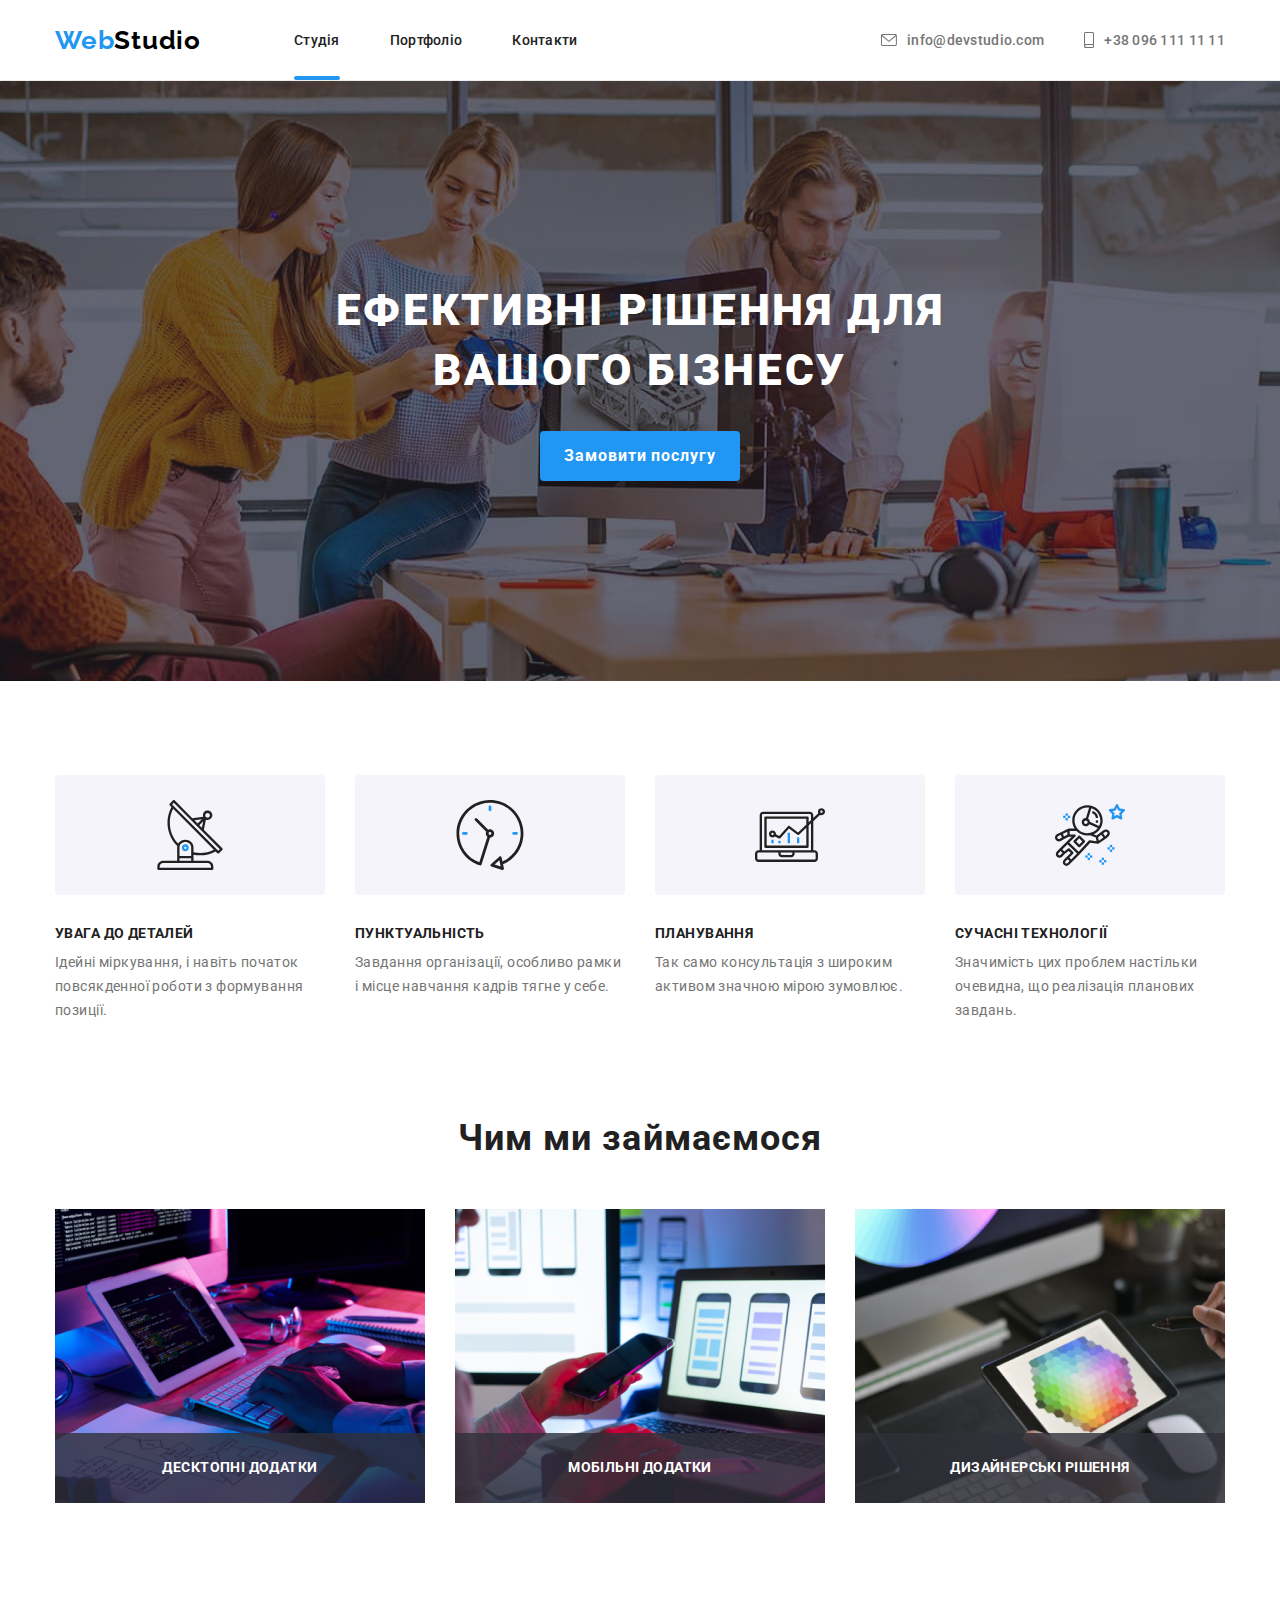
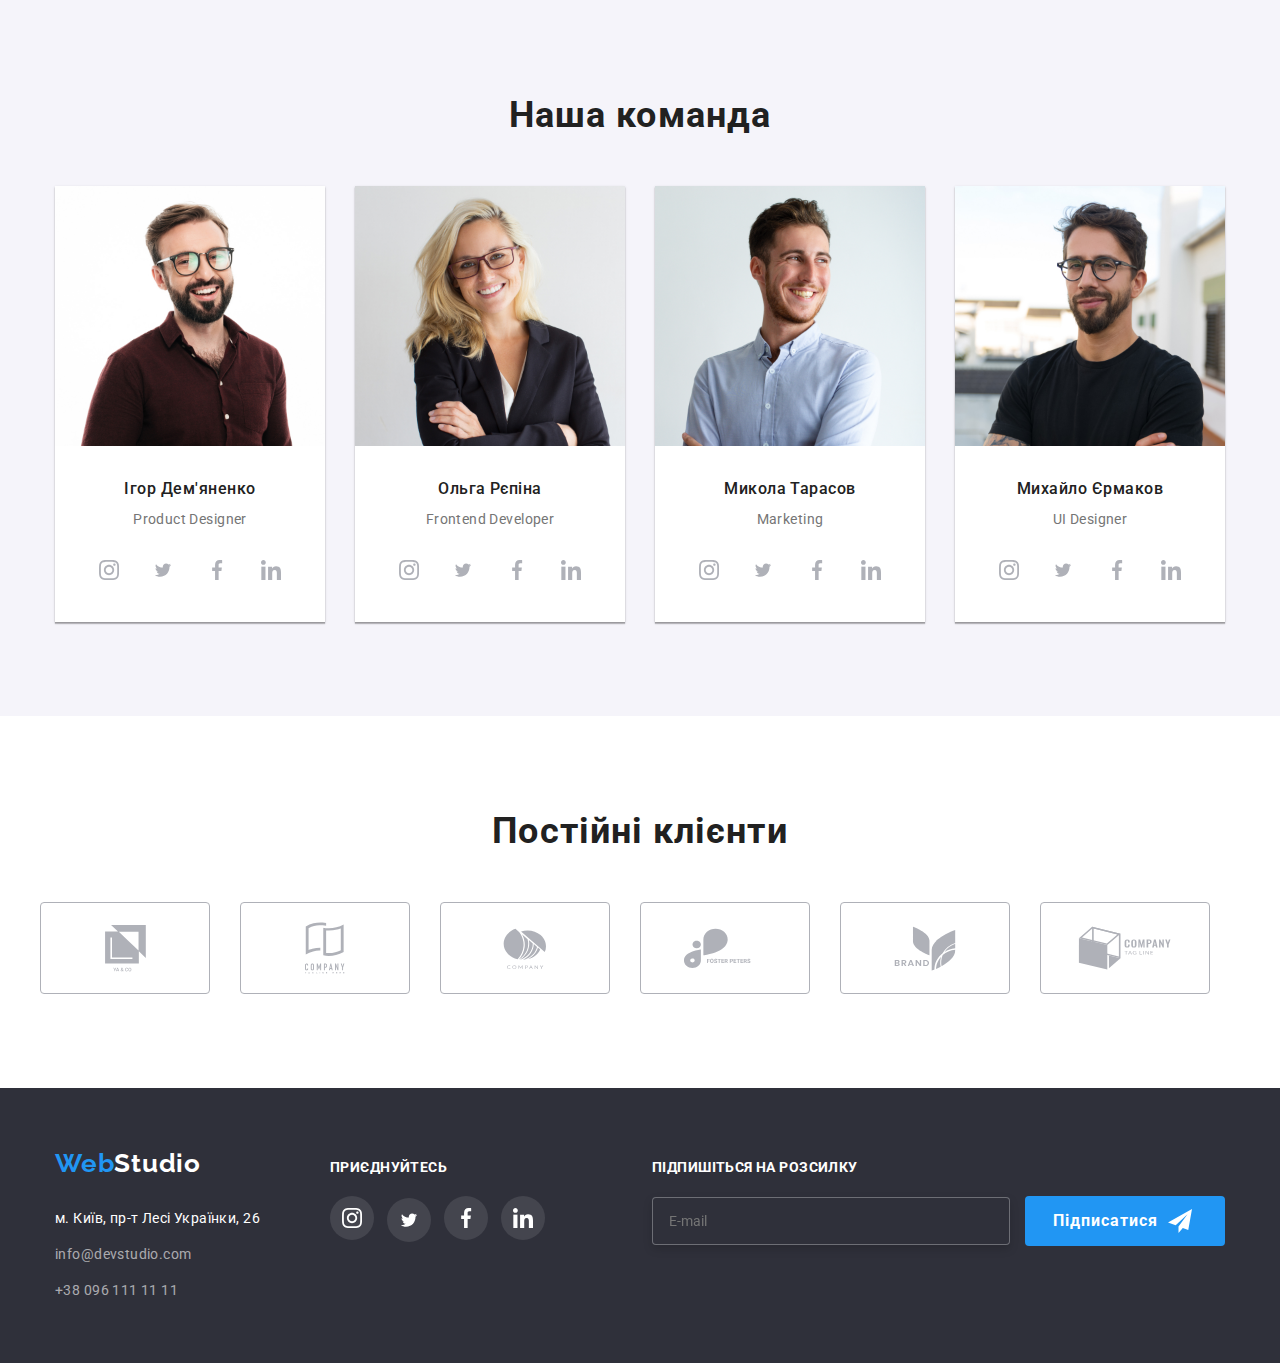
<file: index.html>
<!DOCTYPE html>
<html lang="en">
 <head>
    <meta charset="UTF-8">
    <meta http-equiv="X-UA-Compatible" content="IE=edge">
    <meta name="viewport" content="width=device-width, initial-scale=1.0">
    <title>Document</title>
    <link rel="preconnect" href="https://fonts.googleapis.com">
<link rel="preconnect" href="https://fonts.gstatic.com" crossorigin>
<link href="https://fonts.googleapis.com/css2?family=Raleway:wght@700&family=Roboto:wght@400;500;700;900&display=swap" rel="stylesheet">
<link rel="stylesheet" href="https://cdnjs.cloudflare.com/ajax/libs/modern-normalize/1.1.0/modern-normalize.min.css">
    <link rel="stylesheet" href="./css/styles.css">
    
 </head>
 <body>
     <!--Шапка-->
       <header class="page-header">
        <div class="container main-nav">
        <a class="logotip" href="./index.html"> <span class="logo">Web</span>Studio</a>
    <nav>
    <ul class="site-nav">
        <li class="item"><a href="./index.html" class="menu-items current">Студія</a></li>
        <li class="item"><a href="./portfolio.html" class="menu-items">Портфоліо</a></li>
        <li class="item"><a href="" class="menu-items">Контакти</a></li>
    </ul>
    </nav>
    <ul class="auth-nav">
        <li class="item">
            <a href="info@devstudio.com" class="link">
                <svg class="auth-nav-icon" width="16" height="12">
                <use href="./images/icons.svg#icon-envelope"></use>
                </svg>
                info@devstudio.com</a> </li>
        <li class="item">
            <a href="+380961111111" class="link">
                <svg class="auth-nav-icon" width="10" height="16">
                <use href="./images/icons.svg#icon-smartphone"></use>
            </svg>
                +38 096 111 11 11</a></li>
    </ul>
     </div>
       </header>
   <!--Тіло-->
   <main >
    <!--Герой-->
    <section class="hero">
        <div class="container">
            <h1 class="hero-title">Ефективні рішення для <br> вашого бізнесу</h1>
            <button data-modal-open class="button" type="button">Замовити послугу</button>
        </div>
    </section>

   <!--Особливості-->
    <section class="section features">  
        <div class="container ">
     <ul class="preference">
        <li class="preference-list">
           <div class="preference-list icon">
            <svg width="70" height="70">
                <use href="./images/icons.svg#icon-antenna"></use>
            </svg>
           </div>
            <h3 class="title-item">Увага до деталей</h3>
        <p class="text">Ідейні міркування, і навіть початок повсякденної роботи з формування позиції.</p>
        </li>
        <li class="preference-list">
            <div class="preference-list icon">
                <svg width="70" height="70">
                    <use href="./images/icons.svg#icon-clock"></use>
                </svg>
            </div>
            <h3 class="title-item">Пунктуальність</h3>
        <p class="text">Завдання організації, особливо рамки і місце навчання кадрів тягне у себе.</p>
        </li>
        <li class="preference-list">
            <div class="preference-list icon">
            <svg width="70" height="70">
                <use href="./images/icons.svg#icon-diagram"></use>
            </svg>
            </div>
            <h3 class="title-item">Планування</h3>
        <p class="text">Так само консультація з широким активом значною мірою зумовлює.</p> 
        </li>
        <li class="preference-list">
            <div class="preference-list icon">
            <svg width="70" height="70">
                <use href="./images/icons.svg#icon-astronaut"></use>
            </svg>
            </div>
            <h3 class="title-item">Сучасні технології</h3>
        <p class="text">Значимість цих проблем настільки очевидна, що реалізація планових завдань.</p>
        </li>
     </ul>
     </div>
    </section>
    <!--Чим ми займаємося-->
    <section class="section">
        <div class="container">
        <h2 class="section-title">Чим ми займаємося</h2>
        <ul class="photo-section">
            <li class="photo"> 
                <img src="./images/box1.jpg" alt="написання html" width="370" height="294">
             <div class="label">
                <p class="label-text">Десктопні додатки</p>
             </div>
            </li>
            <li class="photo">
                <img src="./images/box2.jpg" alt="адаптація під мобільні пристрої" width="370">
            <div class="label">
                <p class="label-text">Мобільні додатки</p>
            </div>
            </li>
            <li class="photo">
                <img src="./images/img2.jpg" alt="розробка дизайну" width="370">
            <div class="label">
                <p class="label-text">Дизайнерські рішення</p>
            </div>
            </li>
        </ul>
    </div>
    </section>
    <!--Наша команда-->
    <section class="section-team">
        <div class="container">
        <h2 class="section-title">Наша команда</h2>
        <ul class="main-team">
            <li class="card">
                <img src="./images/img-3.jpg" alt="фото дизайнера" width="270">
                <div class="bottom-card">
                    <h3 class="title">Ігор Дем'яненко</h3>
                <p class="text-card">Product Designer</p>
                <div class="card-links">
                    <a class="card-logo " href=""><svg class="card-social-logo" width="20" height="20">
                        <use href="./images/icons.svg#icon-instagram"></use>
                    </svg></a>
                    <a class="card-logo" href=""><svg class="card-social-logo" width="20" height="16.25">
                            <use href="./images/icons.svg#icon-twitter"></use>
                        </svg></a>
                        <a class="card-logo" href=""><svg class="card-social-logo" width="20" height="20">
                                <use href="./images/icons.svg#icon-facebook"></use>
                            </svg></a>
                            <a class="card-logo" href=""><svg class="card-social-logo" width="20" height="20">
                                    <use href="./images/icons.svg#icon-linkedin"></use>
                                </svg></a>
                </div>
                </div>
            </li>
            <li class="card">
                <img src="./images/img-2.jpg" alt=" фото розробника" width="270">
                <div class="bottom-card">
                    <h3 class="title">Ольга Рєпіна</h3>
                <p class="text-card">Frontend Developer</p>
                <div class="card-links">
                    <a class="card-logo " href=""><svg class="card-social-logo" width="20" height="20">
                            <use href="./images/icons.svg#icon-instagram"></use>
                        </svg></a>
                    <a class="card-logo" href=""><svg class="card-social-logo" width="20" height="16.25">
                            <use href="./images/icons.svg#icon-twitter"></use>
                        </svg></a>
                    <a class="card-logo" href=""><svg class="card-social-logo" width="20" height="20">
                            <use href="./images/icons.svg#icon-facebook"></use>
                        </svg></a>
                    <a class="card-logo" href=""><svg class="card-social-logo" width="20" height="20">
                            <use href="./images/icons.svg#icon-linkedin"></use>
                        </svg></a>
                </div>
                </div>
            </li>
            <li class="card">
                <img src="./images/img-1.jpg" alt="фото маркетолога" width="270">
               <div class="bottom-card">
                <h3 class="title">Микола Тарасов</h3>
                <p class="text-card">Marketing</p>
                <div class="card-links">
                    <a class="card-logo " href=""><svg class="card-social-logo" width="20" height="20">
                            <use href="./images/icons.svg#icon-instagram"></use>
                        </svg></a>
                    <a class="card-logo" href=""><svg class="card-social-logo" width="20" height="16.25">
                            <use href="./images/icons.svg#icon-twitter"></use>
                        </svg></a>
                    <a class="card-logo" href=""><svg class="card-social-logo" width="20" height="20">
                            <use href="./images/icons.svg#icon-facebook"></use>
                        </svg></a>
                    <a class="card-logo" href=""><svg class="card-social-logo" width="20" height="20">
                            <use href="./images/icons.svg#icon-linkedin"></use>
                        </svg></a>
                </div>
               </div>
            </li>
            <li class="card">
                <img src="./images/img.jpg" alt="фото дизайнера" width="270">
               <div class="bottom-card">
                <h3 class="title">Михайло Єрмаков</h3>
                <p class="text-card">UI Designer</p>
                <div class="card-links">
                    <a class="card-logo " href=""><svg class="card-social-logo" width="20" height="20">
                            <use href="./images/icons.svg#icon-instagram"></use>
                        </svg></a>
                    <a class="card-logo" href=""><svg class="card-social-logo" width="20" height="16.25">
                            <use href="./images/icons.svg#icon-twitter"></use>
                        </svg></a>
                    <a class="card-logo" href=""><svg class="card-social-logo" width="20" height="20">
                            <use href="./images/icons.svg#icon-facebook"></use>
                        </svg></a>
                    <a class="card-logo" href=""><svg class="card-social-logo" width="20" height="20">
                            <use href="./images/icons.svg#icon-linkedin"></use>
                        </svg></a>
                </div>
               </div>
            </li>
        </ul>
     </div>
    </section>
    <section class="section">
        <div class="container">
            <h2 class="section-title">Постійні клієнти</h2>
            <!-- usual client -->
            <ul class="company-list">
                <li >
                    <button class="company">
                    <svg width="41" height="46.7">
                        <use href="./images/icons.svg#icon-Union"></use>
                    </svg>
                </li>
                <li>
                    <button class="company">
                    <svg width="40" height="52">
                        <use href="./images/icons.svg#icon-tagline-hare"></use>
                
                    </svg>
                    </button>
                </li>
                <li>
                    <button class="company">
                    <svg width="43.46" height="41.18">
                        <use href="./images/icons.svg#icon-company"></use>
                
                    </svg>
                    </button>
                </li>
                <li>
                    <button class="company">
                    <svg width="84.44" height="40.62">
                        <use href="./images/icons.svg#icon-foster-peters"></use>
                    </svg>
                    </button>
                </li>
                <li>
                    <button class="company">
                    <svg width="62.54" height="45.43">
                        <use href="./images/icons.svg#icon-brand"></use>
                
                    </svg>
                    </button>
                </li>
                <li>
                    <button class="company">
                    <svg width="93.79" height="43.93">
                        <use href="./images/icons.svg#icon-tag-line"></use>
                
                    </svg>
                    </button>
                </li>
            </ul>
        </div>
    </section>
   </main>
    <!--Підвал-->
    <footer class="footers">
        <div class="container foot">
            <div class="footer-column">
        <a class="footer-logo" href="./index.html"> <span class="logo">Web</span>Studio</a>
       <address class="adres-footer">
       <p class="adres">м. Київ, пр-т Лесі Українки, 26</p>
       <a href="info@devstudio.com" class="link-footer">info@devstudio.com</a> <br>
       <a href="+380961111111" class="link-footer">+38 096 111 11 11</a>
       </address> 
    </div>
    <!-- social link -->
    <div class="join-in">
        <p class="text-footer">Приєднуйтесь</p>
        <div class="social-blok">
        <a class="social-footer" href=""><svg class="social-link" width="20" height="20">
                <use href="./images/icons.svg#icon-instagram"></use>
            </svg></a>
        <a class="social-footer" href=""><svg class="social-link" width="20" height="16.25">
                <use href="./images/icons.svg#icon-twitter"></use>
            </svg></a>
        <a class="social-footer" href=""><svg class="social-link" width="20" height="20">
                <use href="./images/icons.svg#icon-facebook"></use>
            </svg></a>
        <a class="social-footer" href=""><svg class="social-link" width="20" height="20">
                <use href="./images/icons.svg#icon-linkedin"></use>
            </svg></a>
           
    </div> 
    </div>
    <!-- form -->
    <form  class="footer-form">
        <p class="text-footer">Підпишіться на розсилку</p>
        <label for="email"></label>
        <input class="footer-email" type="email" name="email" id="email" placeholder="E-mail">
        <button class="footer-button" type="submit">Підписатися
            <svg class="footer-form-icon" width="24" height="24">
                <use href="./images/icons.svg#icon-icon-send"></use>
            </svg>
        </button>
    </form>
    </div>
    </footer>
    <!-- modal -->
    <div class="backdrop is-hidden" data-modal>
        <div class="modal">
            <form class="js-speaker-form">
                <p class="form-title">Залиште свої дані, ми вам передзвонимо</p>
                <div class="form-field">
                <label class="form-item" for="name">Ім'я</label>
                <div class="input-icon">
                <input type="text" class="form-input" name="user-name" id="name" autocomplete="none">
                <svg class="modal-icon" width="18" height="18">
                    <use href="./images/icons.svg#icon-person-black"></use>
                </svg>
                </div>
                 </div>

                 <div class="form-field">
                <label class="form-item" for="tel">Телефон</label>
            
                <div class="input-icon">
                    <input type="tel" class="form-input" name="tel" id="tel">
                    <svg class="modal-icon" width="18" height="18">
                        <use href="./images/icons.svg#icon-phone-black"></use>
                    </svg>
                    </div>
                </div>

                <div class="form-field">
                <label class="form-item" for="email">Пошта</label>
                <div class="input-icon">
                    <input type="email" class="form-input" name="email" id="email">
                    <svg class="modal-icon" width="18" height="18">
                        <use href="./images/icons.svg#icon-email-black"></use>
                    </svg>
                    </div>
                 </div>

                 <div class="form-field">
                <label class="form-item" for="coment">Коментар</label>
                <textarea name="coment" id="coment"  rows="5" placeholder="Введіть текст"></textarea>
                 </div>

                 
                   
                <label class="form-doc" >
                <input class="checkbox" type="checkbox" name="topic" value="Погоджуюся з розсилкою та приймаю " >
                <span class="icon-checkbox"></span>
                <span>Погоджуюся з розсилкою та приймаю </span>
                <a class="form-link" href="#"> Умови договору</a> 
           
                </label>
             
                <button class="button-form" type="submit">Відправити</button>
        
            </form>
            <button data-modal-close class="modal-button">
                <svg width="18" height="18">
                    <use href="./images/icons.svg#icon-close-black"></use>
                </svg>
            </button>
        </div>
    </div>
    <script src="./modal.js"></script>
    <script>
        (() => {
            document.querySelector('.js-speaker-form').addEventListener('submit', e => {
                e.preventDefault();

                new FormData(e.currentTarget).forEach((value, name) =>
                    console.log(`${name}: ${value}`),
                );

                e.currentTarget.reset();
            });
        })();
    </script>
 </body>
</html>
</file>
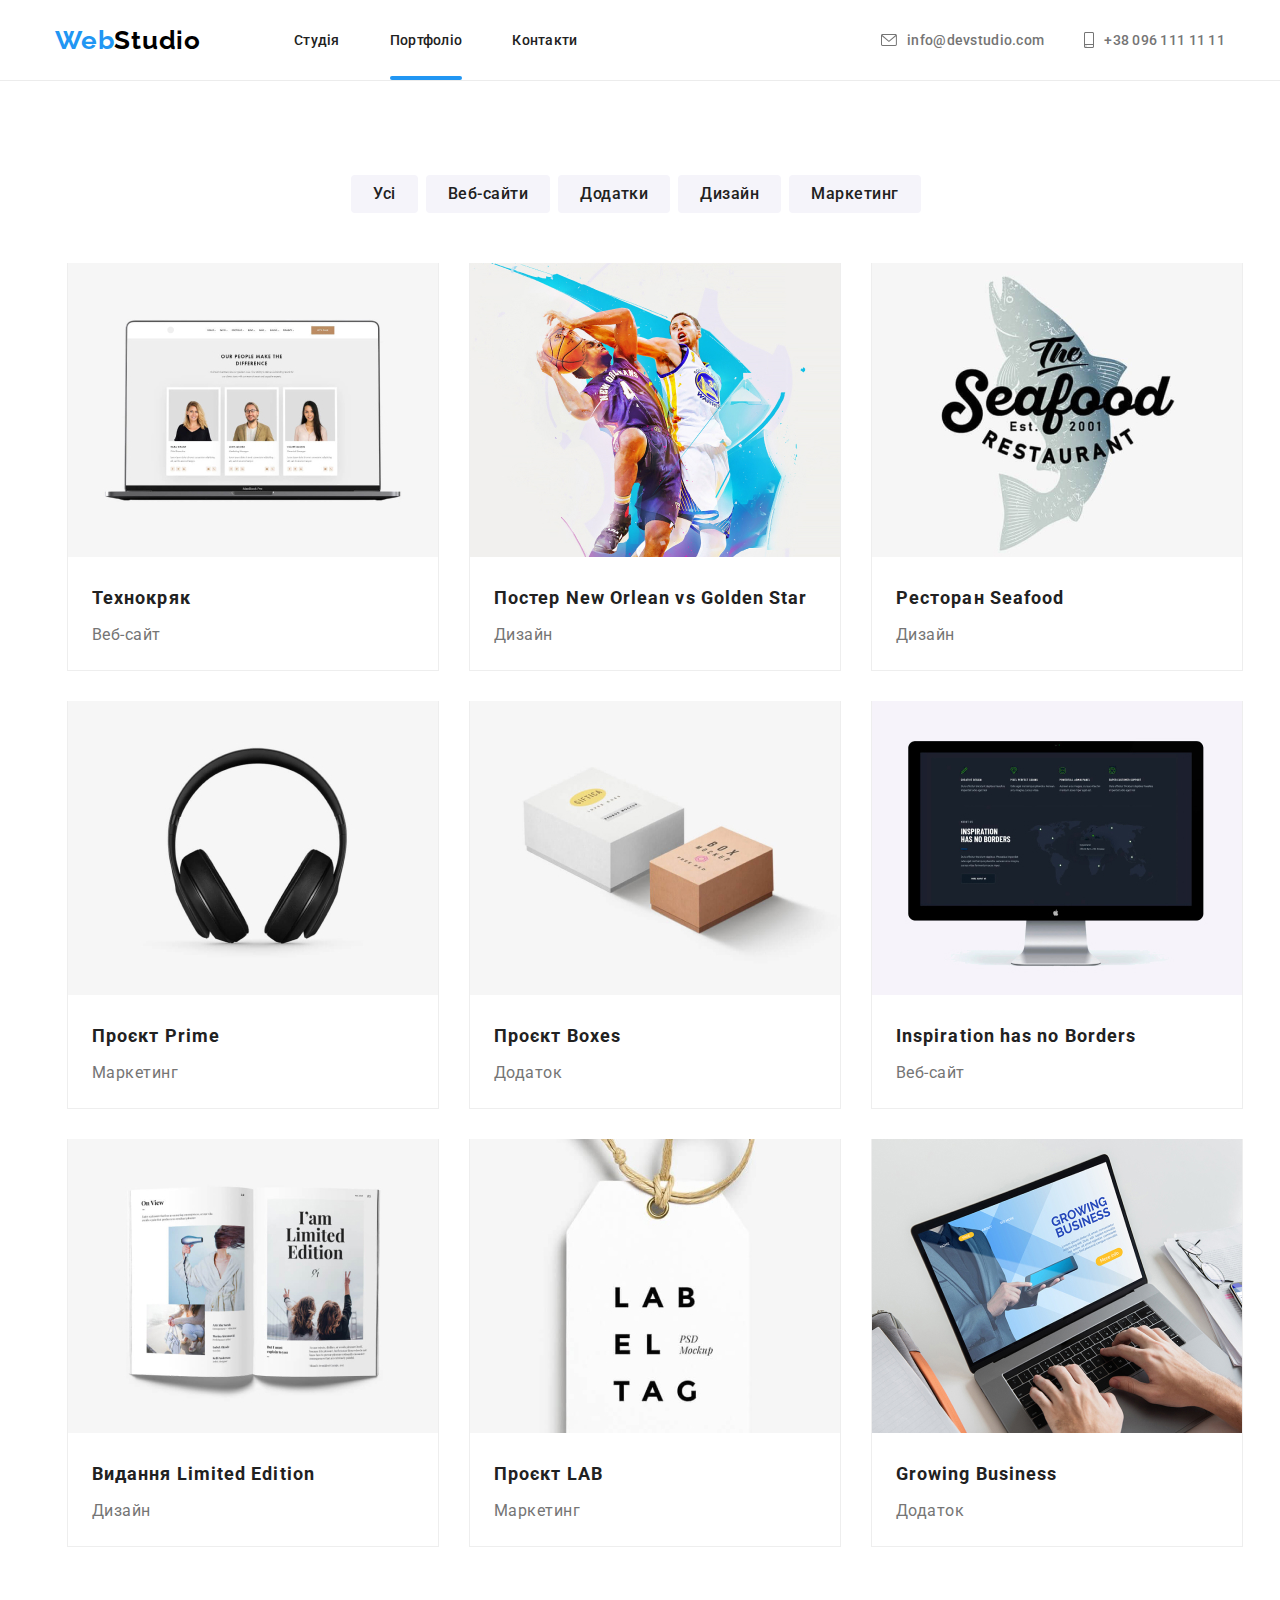
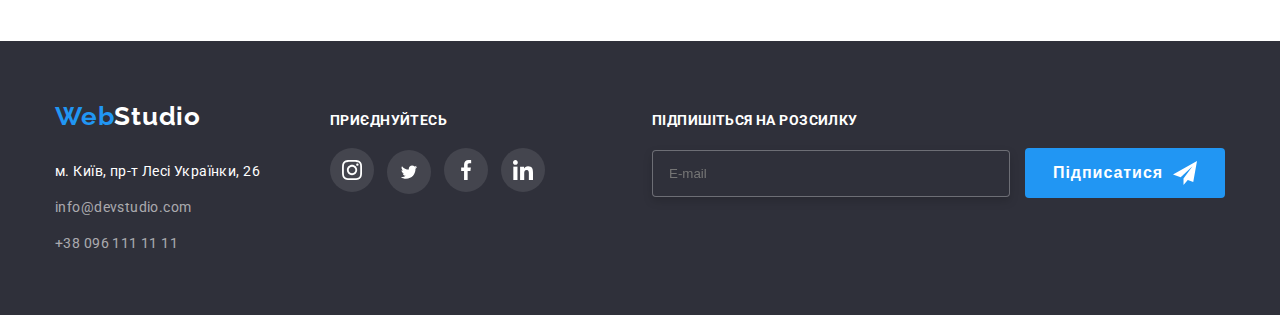
<file: portfolio.html>
<!DOCTYPE html>
<html lang="en">
<head>
    <meta charset="UTF-8">
    <meta http-equiv="X-UA-Compatible" content="IE=edge">
    <meta name="viewport" content="width=device-width, initial-scale=1.0">
    <title>Document</title>
    <link rel="preconnect" href="https://fonts.googleapis.com">
    <link rel="preconnect" href="https://fonts.gstatic.com" crossorigin>
    <link href="https://fonts.googleapis.com/css2?family=Raleway:wght@700&family=Roboto:wght@400;500;700;900&display=swap" rel="stylesheet">
    <link rel="stylesheet" href="./css/styles.css">
</head>
<body>
     <!--Шапка-->
        <header class="page-header">
            <div class="container main-nav">
                <a class="logotip" href="./index.html"> <span class="logo">Web</span>Studio</a>
                <nav>
                    <ul class="site-nav">
                        <li class="item"><a href="./index.html" class="menu-items">Студія</a></li>
                        <li class="item"><a href="./portfolio.html" class="menu-items current">Портфоліо</a></li>
                        <li class="item"><a href="" class="menu-items">Контакти</a></li>
                    </ul>
                </nav>
                <ul class="auth-nav">
                    <li class="item">
                        <a class="link" href="info@devstudio.com" >
                            <svg class="auth-nav-icon" width="16" height="12">
                                <use href="./images/icons.svg#icon-envelope"></use>
                            </svg>
                            info@devstudio.com</a>
                    </li>
                    <li class="item">
                        <a class="link" href="+380961111111" >
                            <svg class="auth-nav-icon" width="10" height="16">
                                <use href="./images/icons.svg#icon-smartphone"></use>
                            </svg>
                            +38 096 111 11 11</a>
                    </li>
                </ul>
            </div>
        </header>
        <!-- content -->
   <main class="content">
    <section class="section">
        <div class="container">
            <!-- button -->
        <ul class="buttons">
            <li class="buttons-list"><button class="button-item" type="button">Усі</button></li>
            <li class="buttons-list"><button class="button-item" type="button">Веб-сайти</button></li>
            <li class="buttons-list"><button class="button-item" type="button">Додатки</button></li>
            <li class="buttons-list"><button class="button-item" type="button">Дизайн</button></li>
            <li class="buttons-list"><button class="button-item" type="button">Маркетинг</button></li>
        </ul>
        <!-- card -->
        <ul class="main-list">
            <li class="bottom-list item">
                <a class="portfolio-link" href="">
                    <div class="portfolio-thumb">
                        <p class="overlay-text">Ресурс пропонує комплексні пропозиції з різним рівнем функціоналу та сервісів. Все це
                            дозволить
                            відвідувачу отримати
                            вичерпні відомості про компанію чи приватну особу.</p>
                        <img class="image" src="./images/fon.jpg" alt="Зображення працівників на екрані компютера" width="370" height="294">
                    </div>
                
                    <div class="portfolio-text">
                        <h3 class="small-title">Технокряк </h3>
                        <p class="small-text">Веб-сайт</p>
                    </div>
                </a>     
            </li>
            <li class="bottom-list item">
            <a class="portfolio-link" href="">
            
                    <div class="portfolio-thumb">
                    <p class="overlay-text">Ресурс пропонує комплексні пропозиції з різним рівнем функціоналу та сервісів. Все це дозволить
                        відвідувачу отримати
                        вичерпні відомості про компанію чи приватну особу.</p>
                <img src="./images/fon1.jpg" alt="Постер New Orlean vs Golden Star" width="370" height="294">
                </div>
                
                <div class="portfolio-text">
                <h3 class="small-title" >Постер New Orlean vs Golden Star </h3>
                 <p class="small-text" >Дизайн</p>
                </div>
            </a>
            </li>
            <li class="bottom-list item">
                <a class="portfolio-link" href="">
                
                    <div class="portfolio-thumb">
                        <p class="overlay-text">Ресурс пропонує комплексні пропозиції з різним рівнем функціоналу та сервісів. Все це
                            дозволить
                            відвідувачу отримати
                            вичерпні відомості про компанію чи приватну особу.</p>
                <img src="./images/fon2.jpg" alt="Лого ресторану Seafood" width="370" height="294">
                </div>
                
                <div class="portfolio-text">
                <h3 class="small-title" >Ресторан Seafood </h3>
                 <p class="small-text" >Дизайн</p>
                </div>
                </a>
            </li>
            <li class="bottom-list item">
                    <a class="portfolio-link" href="">
                    
                        <div class="portfolio-thumb">
                            <p class="overlay-text">Ресурс пропонує комплексні пропозиції з різним рівнем функціоналу та сервісів. Все це
                                дозволить
                                відвідувачу отримати
                                вичерпні відомості про компанію чи приватну особу.</p>
                <img src="./images/fon3.jpg" alt="Навушники" width="370" height="294">
                </div>
                
                <div class="portfolio-text">
                <h3 class="small-title" >Проєкт Prime </h3>
                 <p class="small-text" >Маркетинг</p>
                </div>
                </a>
            </li>
            <li class="bottom-list item">
                <a class="portfolio-link" href="">
                
                    <div class="portfolio-thumb">
                        <p class="overlay-text">Ресурс пропонує комплексні пропозиції з різним рівнем функціоналу та сервісів. Все це
                            дозволить
                            відвідувачу отримати
                            вичерпні відомості про компанію чи приватну особу.</p>
                <img src="./images/fon4.jpg" alt="Біла та коричнева коробки на столі" width="370" height="294">
                </div>
                
                <div class="portfolio-text">
                <h3 class="small-title" >Проєкт Boxes </h3>
                 <p class="small-text" >Додаток</p>
                </div>
                </a>
            </li>
            <li class="bottom-list item">
                <a class="portfolio-link" href="">
                
                    <div class="portfolio-thumb">
                        <p class="overlay-text">Ресурс пропонує комплексні пропозиції з різним рівнем функціоналу та сервісів. Все це
                            дозволить
                            відвідувачу отримати
                            вичерпні відомості про компанію чи приватну особу.</p>
                <img src="./images/fon5.jpg" alt="Постер New Orlean vs Golden Star" width="370" height="294"> 
                </div>
                
                <div class="portfolio-text">
                <h3 class="small-title" >Inspiration has no Borders </h3>
                 <p class="small-text" >Веб-сайт</p>
                </div>
                </a>
            </li>
            <li class="bottom-list item">
                <a class="portfolio-link" href="">
                
                    <div class="portfolio-thumb">
                        <p class="overlay-text">Ресурс пропонує комплексні пропозиції з різним рівнем функціоналу та сервісів. Все це
                            дозволить
                            відвідувачу отримати
                            вичерпні відомості про компанію чи приватну особу.</p>
                <img src="./images/fon6.jpg" alt="Зображення видання Limited Edition" width="370" height="294">
            </div>
            
            <div class="portfolio-text">
                <h3 class="small-title" >Видання Limited Edition </h3>
                 <p class="small-text" >Дизайн</p>
                </div>
                </a>
            </li>
            <li class="bottom-list item">
                <a class="portfolio-link" href="">
                
                    <div class="portfolio-thumb">
                        <p class="overlay-text">Ресурс пропонує комплексні пропозиції з різним рівнем функціоналу та сервісів. Все це
                            дозволить
                            відвідувачу отримати
                            вичерпні відомості про компанію чи приватну особу.</p>
                <img src="./images/fon7.jpg" alt="Постер LAB" width="370" height="294">
                </div>
                
                <div class="portfolio-text">
                <h3 class="small-title" >Проєкт LAB </h3>
                 <p class="small-text" >Маркетинг</p>
                </div>
                </a>
            </li>
            <li class="bottom-list item">
                <a class="portfolio-link" href="">
                
                    <div class="portfolio-thumb">
                        <p class="overlay-text">Ресурс пропонує комплексні пропозиції з різним рівнем функціоналу та сервісів. Все це
                            дозволить
                            відвідувачу отримати
                            вичерпні відомості про компанію чи приватну особу.</p>
                <img src="./images/fon8.jpg" alt="Ноутбук" width="370" height="294">
                </div>
                
                <div class="portfolio-text">
                <h3 class="small-title" >Growing Business </h3>
                 <p class="small-text" >Додаток</p>
                </div>
                </a>
            </li>
        </ul>
    </div>
      </section>
   </main>
   <!--Підвал-->
<footer class="footers">
    <div class="container foot">
        <div class="footer-column">
            <a class="footer-logo" href="./index.html"> <span class="logo">Web</span>Studio</a>
            <address class="adres-footer">
                <p class="adres">м. Київ, пр-т Лесі Українки, 26</p>
                <a href="info@devstudio.com" class="link-footer">info@devstudio.com</a> <br>
                <a href="+380961111111" class="link-footer">+38 096 111 11 11</a>
            </address>
        </div>
        <!-- social -->
        <div class="join-in">
            <p class="text-footer">Приєднуйтесь</p>
            <div class="social-blok">
                <a class="social-footer" href=""><svg class="social-link" width="20" height="20">
                        <use href="./images/icons.svg#icon-instagram"></use>
                    </svg></a>
                <a class="social-footer" href=""><svg class="social-link" width="20" height="16.25">
                        <use href="./images/icons.svg#icon-twitter"></use>
                    </svg></a>
                <a class="social-footer" href=""><svg class="social-link" width="20" height="20">
                        <use href="./images/icons.svg#icon-facebook"></use>
                    </svg></a>
                <a class="social-footer" href=""><svg class="social-link" width="20" height="20">
                        <use href="./images/icons.svg#icon-linkedin"></use>
                    </svg></a>

            </div>
        </div>
          <!-- form -->
    <form  class="footer-form">
        <p class="text-footer">Підпишіться на розсилку</p>
        <label for="email"></label>
        <input class="footer-email" type="email" name="email" id="email" placeholder="E-mail">
        <button class="footer-button" type="submit">Підписатися
            <svg class="footer-form-icon" width="24" height="24">
                <use href="./images/icons.svg#icon-icon-send"></use>
            </svg>
        </button>
    </form>
    </div>
</footer>
</body>
</html>
</file>
<file: css/styles.css>
:root {
    --primary-text-color:#212121;
    --secondary-text-color:#757575;
    --activ-text-color:#2196F3;
    --hero-text-color:#FFFFFF;
    --primery-background-color:Frgba(255, 255, 255, 1);
    --hero-background-color:#2F303A;
    --header-background-color:#FFFFFF;
    --section-background-color:#F5F4FA;
    --footer-link-color:rgba(255, 255, 255, 0.6);
 }
 html{
     box-sizing: border-box;
 }
 *,
 *::before,
 *::after{
     box-sizing:inherit;
 }
    /* header */
 
    .container{
     width: 1200px;
     padding-right: 15px;
     padding-left: 15px;
     margin: 0 auto;
    }
  .page-header {
     background-color: var(--header-background-color);
     border-bottom: 1px solid #ECECEC;
     
  }
  .main-nav{
     display: flex;
     align-items: center;
  }
 
  .logo{
     color: var(--activ-text-color);
  }
  .logotip{
     font-family: 'Raleway', sans-serif;
     font-weight: 700;
     font-size: 26px;
     line-height: 1.17;
     color: #000000;
     letter-spacing: 0.03em;
   text-decoration: none;
   margin-right: 93px;
  }
  ul{
     list-style: none;
     padding: 0;
     margin: 0;
  }
  h1,h2,h3,p{
     padding: 0;
     margin: 0; 
  }
  .site-nav{
     display: flex;
     margin-right: auto;
  }
  .menu-items.current::after{
     position: absolute;
     bottom: 0;
     left: 0;
     content: "";
         width: 100%;
         height: 4px;
     background-color: var(--activ-text-color);
     border-radius: 2px;
  }
 
  .menu-items:hover::after,
  .menu-items:focus:after
 {
     position: absolute;
     bottom: 0;
     left: 0;
     content: "";
         width: 100%;
         height: 4px;
     background-color: var(--activ-text-color);
     border-radius: 2px;
  }
  .site-nav .item:not(:last-child) {
 margin-right: 50px;
  }
  .menu-items{
     position: relative;
     display: block;
     padding-top: 32px;
     padding-bottom: 32px;
     font-weight: 500;
     line-height: 1.17;
     letter-spacing: 0.02em;
   color: var(--primary-text-color); 
   text-decoration: none;
 
   transition-property: color;
   transition-duration: 250ms;
   transition-timing-function: cubic-bezier(0.4, 0, 0.2, 1);
  }
  .menu-items:hover,
  .menu-items:focus{
     color: var(--activ-text-color);
  }
  .auth-nav{
     display: flex;
     margin-left: auto;
  }
  .auth-nav .item:not(:last-child){
     margin-right: 40px;
  }
  .auth-nav-icon{
     display: flex;
     justify-content: center;
     align-items: center;
     margin-right: 10px;
     fill: currentColor;
 
    
  }
  .auth-nav-icon:hover,
  .auth-nav-icon:focus{
     color: var(--activ-text-color);
  }
  .link{
     font-weight: 500;
     padding-top: 32px;
     padding-bottom: 32px;
     font-style: normal;
     color: var(--secondary-text-color);
     text-decoration: none;
     letter-spacing: 0.02em;
     line-height: 1.17;
     display: flex;
         justify-content: center;
         align-items: center;
         transition-property: color;
             transition-duration: 250ms;
             transition-timing-function: cubic-bezier(0.4, 0, 0.2, 1);
  }
  .link:hover,
  .link:focus{
     color: var(--activ-text-color);
 
     
  }
 /* body */
 
 body{
     color: var(--primary-text-color);
     font-family: 'Roboto', sans-serif;
     font-size: 14px;
     cursor: default;
     padding: 0;
     margin: 0; 
 }
 
 /* hero */
 
 .hero{
     background-color: var(--hero-background-color) ;
     background-image: linear-gradient(rgba(47, 48, 58, 0.4), rgba(47, 48, 58, 0.4)), url(../images/Img\ 3.jpg);;
     background-repeat: no-repeat;
     background-position: center;
     text-align: center;
     padding-bottom: 200px;
     padding-top: 200px;
    
 }
 .hero-title{
     color: var(--hero-text-color);
     font-weight: 900;
     text-transform: uppercase;
     font-size: 44px;
     line-height: 1.36;
     letter-spacing: 0.06em;
     margin-bottom: 30px;
 }
 /* button */
 
 .button{
     font-family: inherit;
     font-weight: 700;
     font-size: 16px;
     line-height: 1.87;
     text-align: center;
     letter-spacing: 0.06em;
     color: var(--hero-text-color);
     background-color: var(--activ-text-color);
     cursor: pointer;
     border-radius: 4px;
     padding: 10px 24px;
     border: 0px;
     min-width: 200px;
 
   
 
 }
 .backdrop{
     position: fixed;
     top: 0;
     left: 0;
     width: 100%;
     height: 100%;
     background-color: rgba(0, 0, 0, 0.2);
     transition-property: opacity;
         transition-duration: 250ms;
         transition-timing-function: cubic-bezier(0.4, 0, 0.2, 1);
 
 }
 .backdrop.is-hidden{
     opacity: 0;
     pointer-events: none;
 
 }
 .modal{
   
     height: 581px;
     width: 528px;
     background-color: var(--header-background-color);
     position: absolute;
     top: 50%;
     left: 50%;
     transform: translate(-50%, -50%);
     box-shadow: 0px 1px 3px rgba(0, 0, 0, 0.12), 0px 1px 1px rgba(0, 0, 0, 0.14), 0px 2px 1px rgba(0, 0, 0, 0.2);
         border-radius: 4px;
        
 }

 
 .modal-button{
     position: absolute;
    top: 8px;
    right: 8px;
 display: inline-flex;
     justify-content: center;
     align-items: center;
     width: 30px;
     height: 30px;
     border: 1px solid rgba(0, 0, 0, 0.1);
     border-radius: 50%;
     background-color: var(--header-background-color);
    cursor: pointer;
    transition-property: fill;
    transition-duration: 250ms;
    transition-timing-function: cubic-bezier(0.4, 0, 0.2, 1);

 }
 .modal-button:hover,
 .modal-button:focus{
    fill: #2196F3;
 }

 

 .form-title{
    font-weight: 700;
font-size: 20px;
line-height: 1.15;
text-align: center;
letter-spacing: 0.03em;
margin-top: 40px;
margin-bottom: 12px;
 }

 .form-field{
    display: flex;
    flex-direction: column;
    margin-left: 41px;
    margin-right: 39px;
   
 }

 .form-item{
    font-size: 12px;
    letter-spacing: 0.01em; 
    line-height: 1.17; 
    color: #757575;
    margin-bottom: 4px;
 }
 .form-input{
    width: 100%;
    
    padding-top: 12px;
    padding-bottom: 12px;
    padding-left: 42px;
    border: 1px solid rgba(33, 33, 33, 0.2);
    border-radius: 4px;
    transition-property:border-color ;
    transition-duration: 250ms;
    transition-timing-function: cubic-bezier(0.4, 0, 0.2, 1);
 }

 .form-input:focus{
    outline: none;
    border-color: var(--activ-text-color);
 }

 .input-icon{
    position: relative;
    margin-bottom: 10px;
 }

 
 .modal-icon{
    position: absolute;
    top: 50%;
    left: 15px;
    transform: translateY(-50%);
    transition-property:fill ;
    transition-duration: 250ms;
    transition-timing-function: cubic-bezier(0.4, 0, 0.2, 1);

 }

 .form-input:focus + .modal-icon{
    fill: var(--activ-text-color);
   
 }

 .button-form{
    font-weight: 700;
font-size: 16px;
letter-spacing: 0.06em;
line-height: 1.88;
    color: rgba(255, 255, 255, 1);
    background-color: var(--activ-text-color);
    padding: 10px  52px;
    align-items: center;
    border: 0;
    box-shadow: 0px 4px 4px rgba(0, 0, 0, 0.15);
border-radius: 4px;
cursor: pointer;
margin-top: 30px;
margin-left: 165px;

 }
 textarea{
    resize: none;
    height: 120px;
 }
 .form-field textarea{
    border: 1px solid rgba(33, 33, 33, 0.2);
    border-radius: 4px;
    padding: 12px 16px; 
    transition-property:border-color ;
    transition-duration: 250ms;
    transition-timing-function: cubic-bezier(0.4, 0, 0.2, 1);
 }
 .form-field textarea:focus{
    outline: none;
    border-color: var(--activ-text-color);
 }
 .form-field textarea::placeholder{
    font-size: 12px;
line-height: 1.17;
letter-spacing: 0.01em;
color: rgba(117, 117, 117, 0.5);
}
 .form-doc{
  display: flex;
    color: rgba(117, 117, 117, 1);
    letter-spacing: 0.03em;
    line-height: 1.71;
    margin-top: 20px;
   align-items: center;
   justify-content: center;
 }
 .form-link{
display: flex;
    color: rgba(33, 150, 243, 1);
    letter-spacing: 0.03em;
    line-height: 1.71;
    margin-left: 5px;
    text-decoration: underline;
    text-decoration-skip-ink: none;
    
 }
 .checkbox{
position: absolute;
width: 1px;
height: 1px;
margin: -1px;
border: 0;
   padding: o;
   clip: rect(0 0 0 0);
   overflow: hidden;
 }

 .icon-checkbox{
    display: inline-block;
    width: 16px;
    height: 15px;
    border: 2px solid #212121;
    border-radius: 2px; 
    background-color: var(--header-background-color);
    margin-right: 9px;
    transition-property:background-color;
    transition-duration: 250ms;
    transition-timing-function: cubic-bezier(0.4, 0, 0.2, 1);

    
 }

 .checkbox:checked + .icon-checkbox{
    
    background-color:var(--activ-text-color) ;
    background-image: url(../images/Vector.svg);
    background-size: contain;
    background-repeat: no-repeat;
    background-origin: border-box;
   border-color: transparent;
  
   
 }


 /* .form-field input[typy='checkbox']{

 } */
 /* .social-footer {
     display: inline-flex;
     justify-content: center;
     align-items: center;
     width: 44px;
     height: 44px;
     border-radius: 50%;
     color: var(--hero-text-color);
     background-color: rgba(255, 255, 255, 0.1);
     ;
 } */
 /* section */
 
 .section{
     background-color: var(--primery-background-color);
     padding-top: 94px;
     padding-bottom: 94px;
    
 }
 .features{
 padding-bottom: 0;
 }
 .preference{
     display: flex;
 }
 .preference-list{
     width: 270px;
 }
 .preference-list:not(:last-child){
     margin-right: 30px;
 }
 .preference-list .icon{
     width: 270px;
     height: 120px;
     background-color: var(--section-background-color);
     border-radius: 4px;
     margin-bottom: 30px;
     display: flex; 
     justify-content: center;
     align-items: center;
 
    
 }
 /* .preference-list::before{
     display: block;
     content: "";
     height: 120px;
     background-size: contain;
     background-repeat: no-repeat;
     background-position: center;
     border-radius: 4px;
 background-color:rgba(245, 244, 250, 1);
 margin-bottom: 30px;
 } */
 .title-item{
     font-weight: 700;
     font-size: 14px;
     text-transform: uppercase;   
     letter-spacing: 0.03em;
     line-height: 1.17;
     margin-bottom: 10px;
 }
 .section-title{
     font-weight: 700; 
     text-align: center;
     font-size: 36px;
     letter-spacing: 0.03em;
     line-height: 1.17;
     margin-bottom: 50px;
 }
 .photo-section{
    display: flex; 
 }
 .photo{
     margin-right: 30px;
     position: relative;
 }
 .photo:nth-child(3n){
     margin-right: o;
 }
 .label{
     position: absolute;
     height: 70px;
     width: 100%;
     background-color: rgba(47, 48, 58, 0.8);;
 
     bottom: 3px;
     right: 0;
    
 
 }
 .label-text{
     position: absolute;
     transform: translate(-50%, -50%);
     top: 50%;
     left: 50%;
 
     font-weight: 700;
     text-align: center;
     text-transform: uppercase;
     line-height: 1.14;
     letter-spacing: 0.03em;
     color: var(--header-background-color);
 }
 .text{
     color: var(--secondary-text-color);
     line-height: 1.71;
     letter-spacing: 0.03em;
     
    
 }
 .section-team{
     background-color: var(--section-background-color);
     padding-top: 94px;
     padding-bottom: 94px;
 }
 .title{
     font-weight: 500;
     font-size: 16px;
     letter-spacing: 0.03em;
     line-height: 1.18;
     margin-bottom: 10px;
 }
 .main-team{
     display: flex;
 }
 
 .card{
     background-color: rgba(255, 255, 255, 1);
     margin-right: 30px;
     box-shadow: 0px 1px 3px rgba(0, 0, 0, 0.12), 0px 1px 1px rgba(0, 0, 0, 0.14), 0px 2px 1px rgba(0, 0, 0, 0.2);
 }
 .card:nth-child(4n){
     margin-right: 0;
 }
 .text-card{
     color: var(--secondary-text-color);
     line-height: 1.71;
     letter-spacing: 0.03em;
 }
 .bottom-card{
     padding-top: 30px;
     padding-bottom: 30px;
     text-align: center; 
 }
 .card-links{
     display: flex;
         align-items: center;
         justify-content: center;
     margin-top: 16px;
 }
 .card-logo{
     display: flex;
     justify-content: center;
     align-items: center;
     width: 44px;
     height: 44px;
     border-radius: 50%;
     color: #AFB1B8; 
      
     
     transition-property: color, background-color;
         transition-duration: 250ms;
         transition-timing-function: cubic-bezier(0.4, 0, 0.2, 1);
 }
 .card-logo:hover,
 .card-logo:focus{
     background-color: var(--activ-text-color);
     color: var(--header-background-color);
 }
 
 .card-social-logo{
 fill: currentColor;
 }
 .card-logo:not(:last-child){
     margin-right: 10px;
 }
 .company-list{
     display: flex;
     justify-content: center;
     
 }
 
 .company{
     padding: 0 0;
     display: flex;
     cursor: pointer;
     border: 1px solid #AFB1B8;
     border-radius: 4px;
     width: 170px;
     height: 92px;
     margin-right: 30px;
     justify-content: center;
         align-items: center;
         fill: rgba(175, 177, 184, 1);
         background-color: var(--primery-background-color) ;
 
         transition-property: fill,border;
             transition-duration: 250ms;
             transition-timing-function: cubic-bezier(0.4, 0, 0.2, 1);
 }
 /* .company:not(:last-child) {
     margin-right: 30px;
 }  */
 .company:hover,
 .company:focus{
     fill: var(--activ-text-color);
     border: 1px solid var(--activ-text-color)
 }
 
 /* footer */ 
 .footers {
     display: flex;
     
     background-color: var(--hero-background-color);
     padding-top: 60px;
     padding-bottom: 60px;
 }
 .container.foot{
     display: flex;
     align-items: baseline;
 }
 
 .footer-column{
     display: inline-block;
 }
 
 .footer-logo {
     display: flex;
 
     font-family: 'Raleway', sans-serif;
     color: var(--header-background-color);
     text-decoration: none;
     font-weight: 700;
     font-size: 26px;
     letter-spacing: 0.03em;
     line-height: 1.18;
 }
 
 .adres-footer{
 display: inline-block;
 }
 
 .adres {
     display: flex;
     font-style: normal;
     color: var(--header-background-color);
     font-size: 14px;
     line-height: 1.71;
     letter-spacing: 0.03em;
     margin-top: 28px;
 }
 
 .link-footer {
     display: inline-block;
     color: var(--footer-link-color);
     font-style: normal;
     line-height: 1.71;
     text-decoration: none;
     letter-spacing: 0.03em;
     margin-top: 12px;
 }
 .join-in{
     margin-left: 70px;
 }
 .text-footer{
     font-weight: 700;
     letter-spacing: 0.03em;
     line-height: 1.17;
     text-transform: uppercase;
     color: var(--header-background-color);
 
     margin-bottom: 20px;
 }
 
 
 .social-footer {
     display: inline-flex;
     justify-content: center;
     align-items: center;
     width: 44px;
     height: 44px;
     border-radius: 50%;
     color: var(--hero-text-color);
     background-color: rgba(255, 255, 255, 0.1);
 
     transition-property: background-color ;
     transition-timing-function: cubic-bezier(0.4, 0, 0.2, 1);
     transition-duration: 250ms;
 }
 
 .social-footer:hover,
 .social-footer:focus {
     background-color: var(--activ-text-color);
    
 }
 
 .social-link {
     fill: currentColor;
 }
 
 .social-footer:not(:last-child) {
     margin-right: 10px;
 }
 .footer-form{
    display: inline-block;
    margin-left: auto;
}
.footer-button {
    display: inline-flex;
    font-weight: 700;
    font-size: 16px;
    letter-spacing: 0.06em;
    line-height: 1.88;
    
  background-color: var(--activ-text-color);
  color: rgba(255, 255, 255, 1);
  cursor: pointer;
  min-width: 200px;
  align-items: center;

  padding-top: 10px;
  padding-bottom: 10px;
  padding-left: 28px;
  margin-left: 12px;
  border: 0px;
border-radius: 4px;


}

.footer-form-icon{
    fill: #FFFFFF;
    align-items: baseline;
    margin-left: 10px;
}
 
.footer-email{
    outline: none;
    width: 358px;
    padding-top: 15px;
    padding-bottom: 15px;
    padding-left: 16px;
    background-color: rgba(47, 48, 58, 1);
    border: 1px solid rgba(255, 255, 255, 0.3);
filter: drop-shadow(0px 4px 4px rgba(0, 0, 0, 0.15));
border-radius: 4px;
color: var(--header-background-color);
}
 /* portfolio */
 
 .buttons{
     display: flex;
     justify-content: center;
     border: #000000;
 }
 .button-item {
     font-family: inherit;
     font-weight: 500;
     font-size: 16px;
     line-height: 1.62;
     letter-spacing: 0.03em;
     color: #212121;
     background-color: var(--section-background-color);
     border-radius: 4px;
     margin-right: 8px;
     padding-left: 22px;
     padding-top: 6px;
     padding-right: 22px;
     padding-bottom: 6px ;
     border: transparent;
   
     transition-property:color, background-color, box-shadow ;
     transition-duration: 250ms;
     transition-timing-function: cubic-bezier(0.4, 0, 0.2, 1);
 }
 .buttons-list:last-child{
     margin-right: 0;
 }
 .button-item:hover,
 .button-item:focus{
     color: var( --hero-text-color);
     background-color: var(--activ-text-color);
     cursor: pointer;
     box-shadow: 0px 3px 1px rgba(0, 0, 0, 0.1), 0px 1px 2px rgba(0, 0, 0, 0.08), 0px 2px 2px rgba(0, 0, 0, 0.12);
 }
 
 .main-list{
     display: flex;
     flex-wrap: wrap;
     width: 1200px;
     justify-content: center;
     margin-top: 50px;
 }
 
 .main-list .item{
     margin-right: 30px;
     margin-bottom: 30px;    
 }
 .main-list .item:nth-child(3n+3) {
     margin-right: 0;
 }
 .main-list .item:nth-last-child(-n+3){
     margin-bottom: 0;
 }
  
 .portfolio-link{
 
     display: block;
     background-color: rgba(255, 255, 255, 1);
     text-decoration: none;
     border-bottom: 1px solid rgba(238, 238, 238, 1);
         border-left: 1px solid rgba(238, 238, 238, 1);
         border-right: 1px solid rgba(238, 238, 238, 1);
     transition-property: box-shadow;
         transition-duration: 250ms;
         transition-timing-function: cubic-bezier(0.4, 0, 0.2, 1);
        
 }
 .portfolio-link:hover{
         box-shadow: 0px 1px 1px rgba(0, 0, 0, 0.12), 0px 4px 4px rgba(0, 0, 0, 0.06), 1px 4px 6px rgba(0, 0, 0, 0.16);
 }
 
 
 .portfolio-thumb{
     position: relative;
     overflow: hidden;
 }
 .overlay-text{
     font-size: 18px;
     letter-spacing: 0.03em;
     line-height: 1.55;
     align-items: center;
     color: var(--header-background-color);
     padding: 63px 24px ;
     
 
     position: absolute;
     top: 0;
     left: 0;
     width: 100%;
     height: 100%;
     background-color: rgba(33, 150, 243, 0.9);
     transform: translateY(100%);
     transition-property: transform;
     transition-duration: 250ms;
     transition-timing-function: cubic-bezier(0.4, 0, 0.2, 1);
    
 
     
     
     
 }
 .portfolio-link:hover .overlay-text{
     transform: translateY(0);
   
    
     overflow: hidden;
 }
 
 .small-title{
     color: var(--primary-text-color);
     font-weight: 700;
     font-size: 18px;
     line-height: 2;
     letter-spacing: 0.06em;
     text-align: left;
     margin-top: 20px;
     margin-left: 24px;
    
 }
 .small-text{
 color: var(--secondary-text-color);
 font-size: 16px;
 line-height: 1.87;
 letter-spacing: 0.03em;
 text-align: left;
 margin-top: 4px;
 margin-bottom: 20px;
 margin-left: 24px;
 }
</file>
